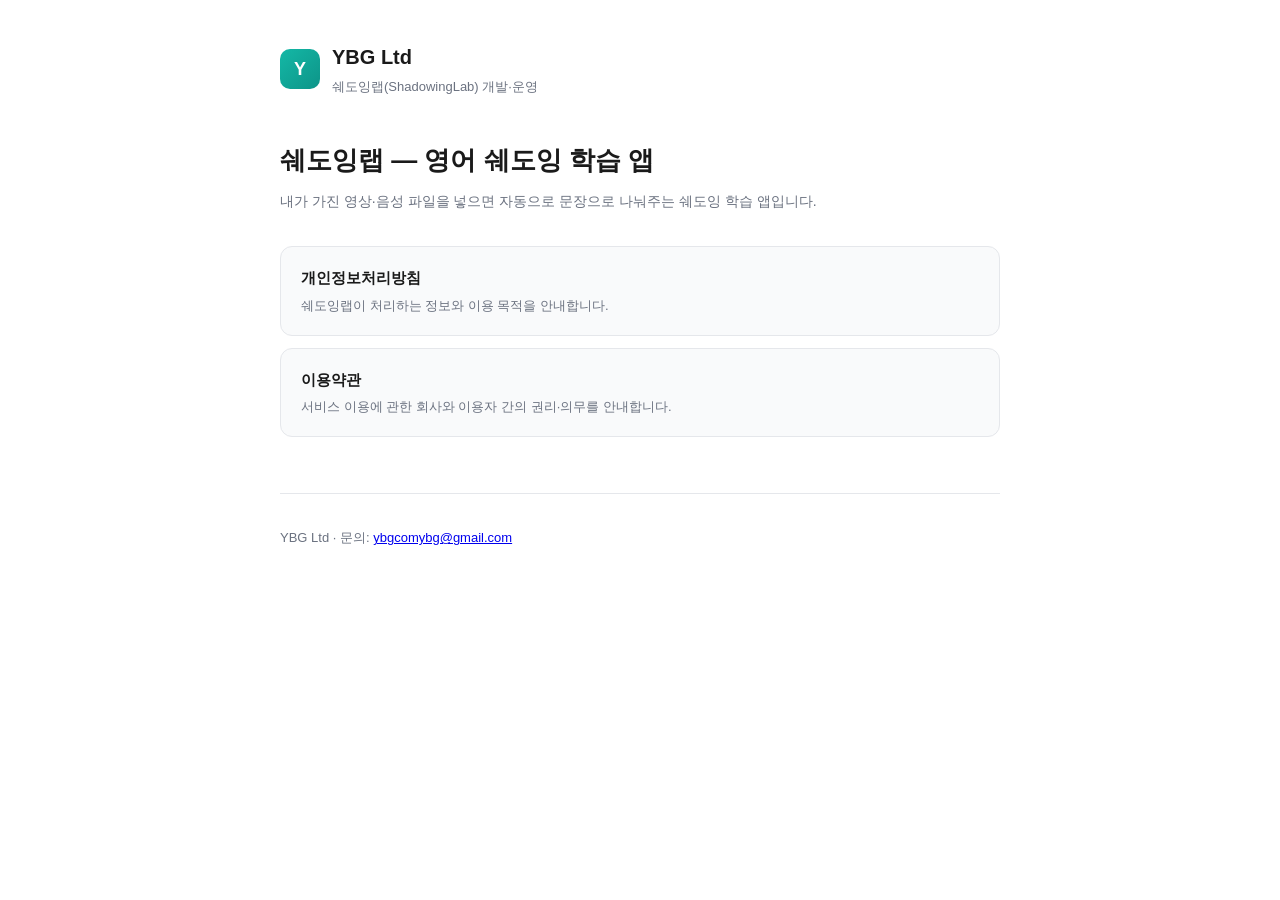
<file: index.html>
<!doctype html>
<html lang="ko">
<head>
<meta charset="utf-8">
<meta name="viewport" content="width=device-width, initial-scale=1">
<title>YBG Ltd — 쉐도잉랩</title>
<meta name="description" content="YBG Ltd에서 개발한 영어 쉐도잉 학습 앱, 쉐도잉랩(ShadowingLab) 공식 사이트">
<link rel="stylesheet" href="styles.css">
</head>
<body>
<div class="wrap">
  <header class="site">
    <div class="logo">Y</div>
    <div>
      <h1>YBG Ltd</h1>
      <p class="company">쉐도잉랩(ShadowingLab) 개발·운영</p>
    </div>
  </header>

  <h2 class="page-title">쉐도잉랩 — 영어 쉐도잉 학습 앱</h2>
  <p class="subtitle">내가 가진 영상·음성 파일을 넣으면 자동으로 문장으로 나눠주는 쉐도잉 학습 앱입니다.</p>

  <div class="card-grid">
    <a class="card" href="privacy.html">
      <div class="t">개인정보처리방침</div>
      <div class="d">쉐도잉랩이 처리하는 정보와 이용 목적을 안내합니다.</div>
    </a>
    <a class="card" href="terms.html">
      <div class="t">이용약관</div>
      <div class="d">서비스 이용에 관한 회사와 이용자 간의 권리·의무를 안내합니다.</div>
    </a>
  </div>

  <footer class="site">
    <p>YBG Ltd · 문의: <a href="mailto:ybgcomybg@gmail.com">ybgcomybg@gmail.com</a></p>
  </footer>
</div>
</body>
</html>
</file>
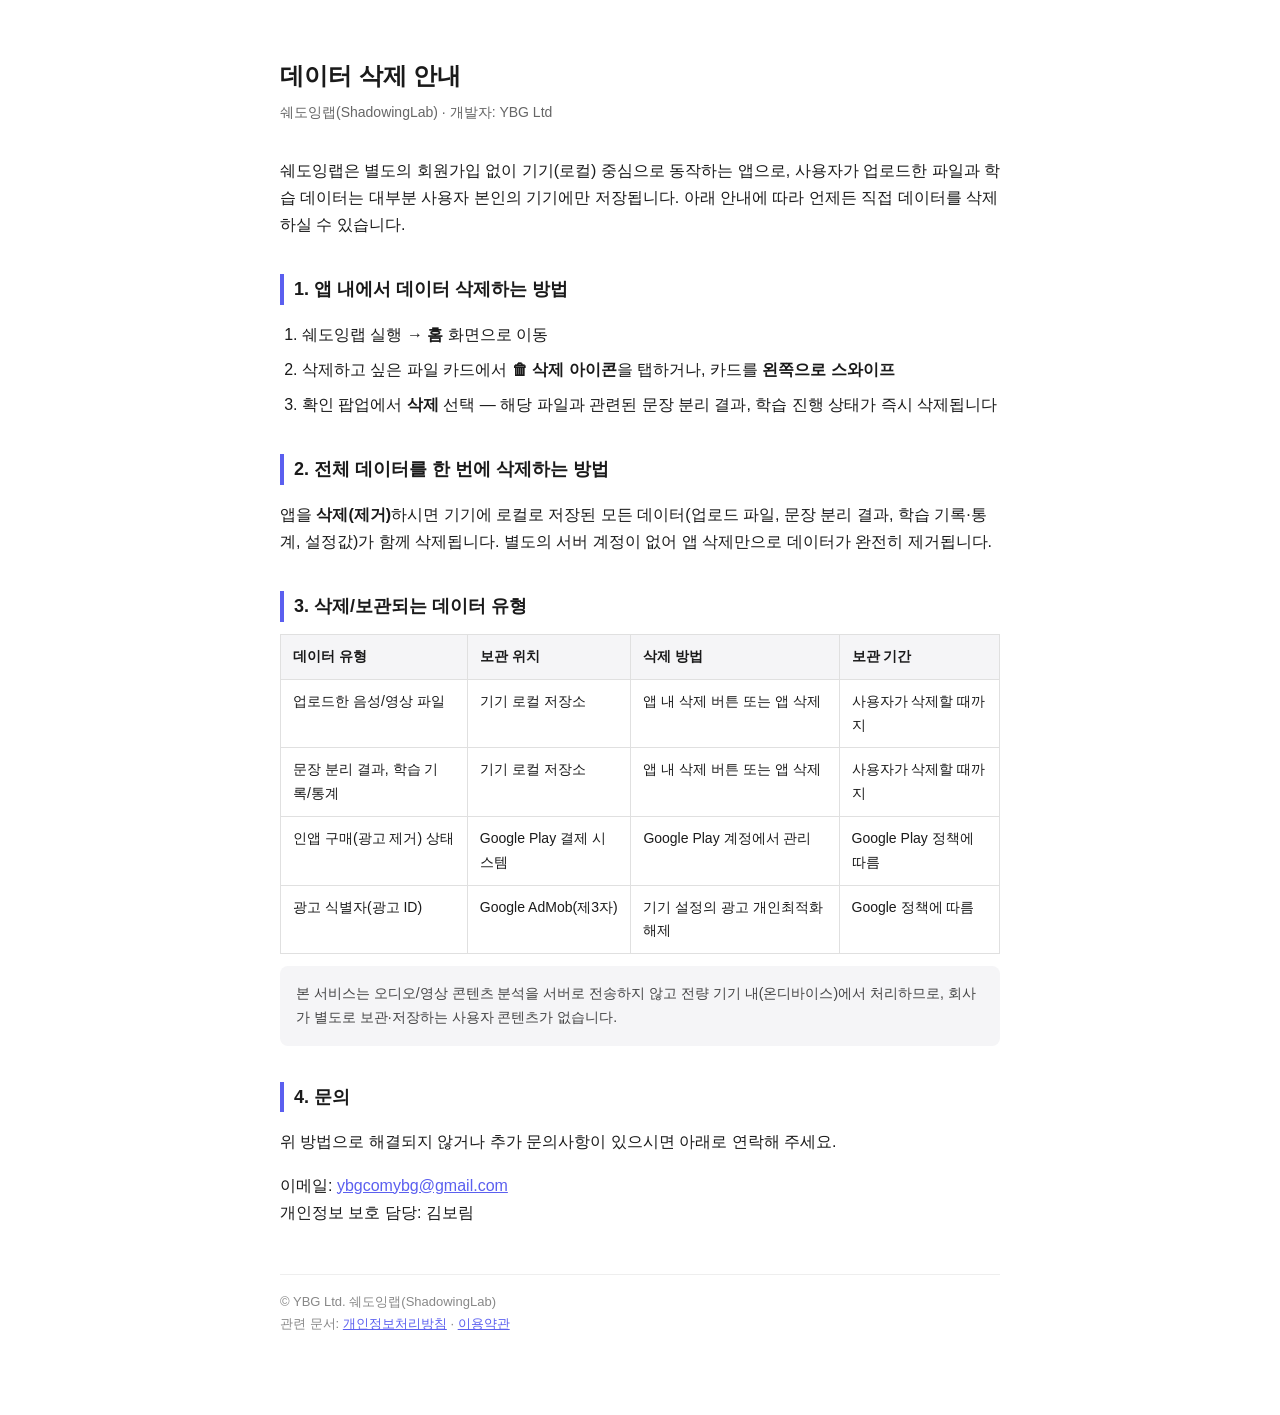
<file: data-deletion.html>
<!DOCTYPE html>
<html lang="ko">
<head>
<meta charset="UTF-8">
<meta name="viewport" content="width=device-width, initial-scale=1.0">
<title>데이터 삭제 안내 - 쉐도잉랩(ShadowingLab)</title>
<style>
  body {
    font-family: -apple-system, BlinkMacSystemFont, "Malgun Gothic", "Apple SD Gothic Neo", sans-serif;
    max-width: 720px;
    margin: 0 auto;
    padding: 40px 20px 80px;
    line-height: 1.7;
    color: #1a1a1a;
    background: #ffffff;
  }
  h1 {
    font-size: 24px;
    margin-bottom: 4px;
  }
  .subtitle {
    color: #666;
    font-size: 14px;
    margin-bottom: 32px;
  }
  h2 {
    font-size: 18px;
    margin-top: 36px;
    margin-bottom: 12px;
    border-left: 4px solid #5B5FEF;
    padding-left: 10px;
  }
  ol, ul {
    padding-left: 22px;
  }
  li {
    margin-bottom: 8px;
  }
  table {
    width: 100%;
    border-collapse: collapse;
    margin-top: 8px;
    font-size: 14px;
  }
  th, td {
    border: 1px solid #e0e0e0;
    padding: 10px 12px;
    text-align: left;
    vertical-align: top;
  }
  th {
    background: #f5f5f7;
    font-weight: 600;
  }
  .note {
    background: #f5f5f7;
    border-radius: 8px;
    padding: 16px;
    font-size: 14px;
    color: #444;
    margin-top: 12px;
  }
  a { color: #5B5FEF; }
  footer {
    margin-top: 48px;
    font-size: 13px;
    color: #888;
    border-top: 1px solid #eee;
    padding-top: 16px;
  }
</style>
</head>
<body>

<h1>데이터 삭제 안내</h1>
<div class="subtitle">쉐도잉랩(ShadowingLab) · 개발자: YBG Ltd</div>

<p>쉐도잉랩은 별도의 회원가입 없이 기기(로컬) 중심으로 동작하는 앱으로, 사용자가 업로드한 파일과 학습 데이터는 대부분 사용자 본인의 기기에만 저장됩니다. 아래 안내에 따라 언제든 직접 데이터를 삭제하실 수 있습니다.</p>

<h2>1. 앱 내에서 데이터 삭제하는 방법</h2>
<ol>
  <li>쉐도잉랩 실행 → <strong>홈</strong> 화면으로 이동</li>
  <li>삭제하고 싶은 파일 카드에서 <strong>🗑 삭제 아이콘</strong>을 탭하거나, 카드를 <strong>왼쪽으로 스와이프</strong></li>
  <li>확인 팝업에서 <strong>삭제</strong> 선택 — 해당 파일과 관련된 문장 분리 결과, 학습 진행 상태가 즉시 삭제됩니다</li>
</ol>

<h2>2. 전체 데이터를 한 번에 삭제하는 방법</h2>
<p>앱을 <strong>삭제(제거)</strong>하시면 기기에 로컬로 저장된 모든 데이터(업로드 파일, 문장 분리 결과, 학습 기록·통계, 설정값)가 함께 삭제됩니다. 별도의 서버 계정이 없어 앱 삭제만으로 데이터가 완전히 제거됩니다.</p>

<h2>3. 삭제/보관되는 데이터 유형</h2>
<table>
  <tr><th>데이터 유형</th><th>보관 위치</th><th>삭제 방법</th><th>보관 기간</th></tr>
  <tr><td>업로드한 음성/영상 파일</td><td>기기 로컬 저장소</td><td>앱 내 삭제 버튼 또는 앱 삭제</td><td>사용자가 삭제할 때까지</td></tr>
  <tr><td>문장 분리 결과, 학습 기록/통계</td><td>기기 로컬 저장소</td><td>앱 내 삭제 버튼 또는 앱 삭제</td><td>사용자가 삭제할 때까지</td></tr>
  <tr><td>인앱 구매(광고 제거) 상태</td><td>Google Play 결제 시스템</td><td>Google Play 계정에서 관리</td><td>Google Play 정책에 따름</td></tr>
  <tr><td>광고 식별자(광고 ID)</td><td>Google AdMob(제3자)</td><td>기기 설정의 광고 개인최적화 해제</td><td>Google 정책에 따름</td></tr>
</table>
<div class="note">
  본 서비스는 오디오/영상 콘텐츠 분석을 서버로 전송하지 않고 전량 기기 내(온디바이스)에서 처리하므로, 회사가 별도로 보관·저장하는 사용자 콘텐츠가 없습니다.
</div>

<h2>4. 문의</h2>
<p>위 방법으로 해결되지 않거나 추가 문의사항이 있으시면 아래로 연락해 주세요.</p>
<p>이메일: <a href="mailto:ybgcomybg@gmail.com">ybgcomybg@gmail.com</a><br>
개인정보 보호 담당: 김보림</p>

<footer>
  © YBG Ltd. 쉐도잉랩(ShadowingLab)<br>
  관련 문서: <a href="/privacy.html">개인정보처리방침</a> · <a href="/terms.html">이용약관</a>
</footer>

</body>
</html>
</file>
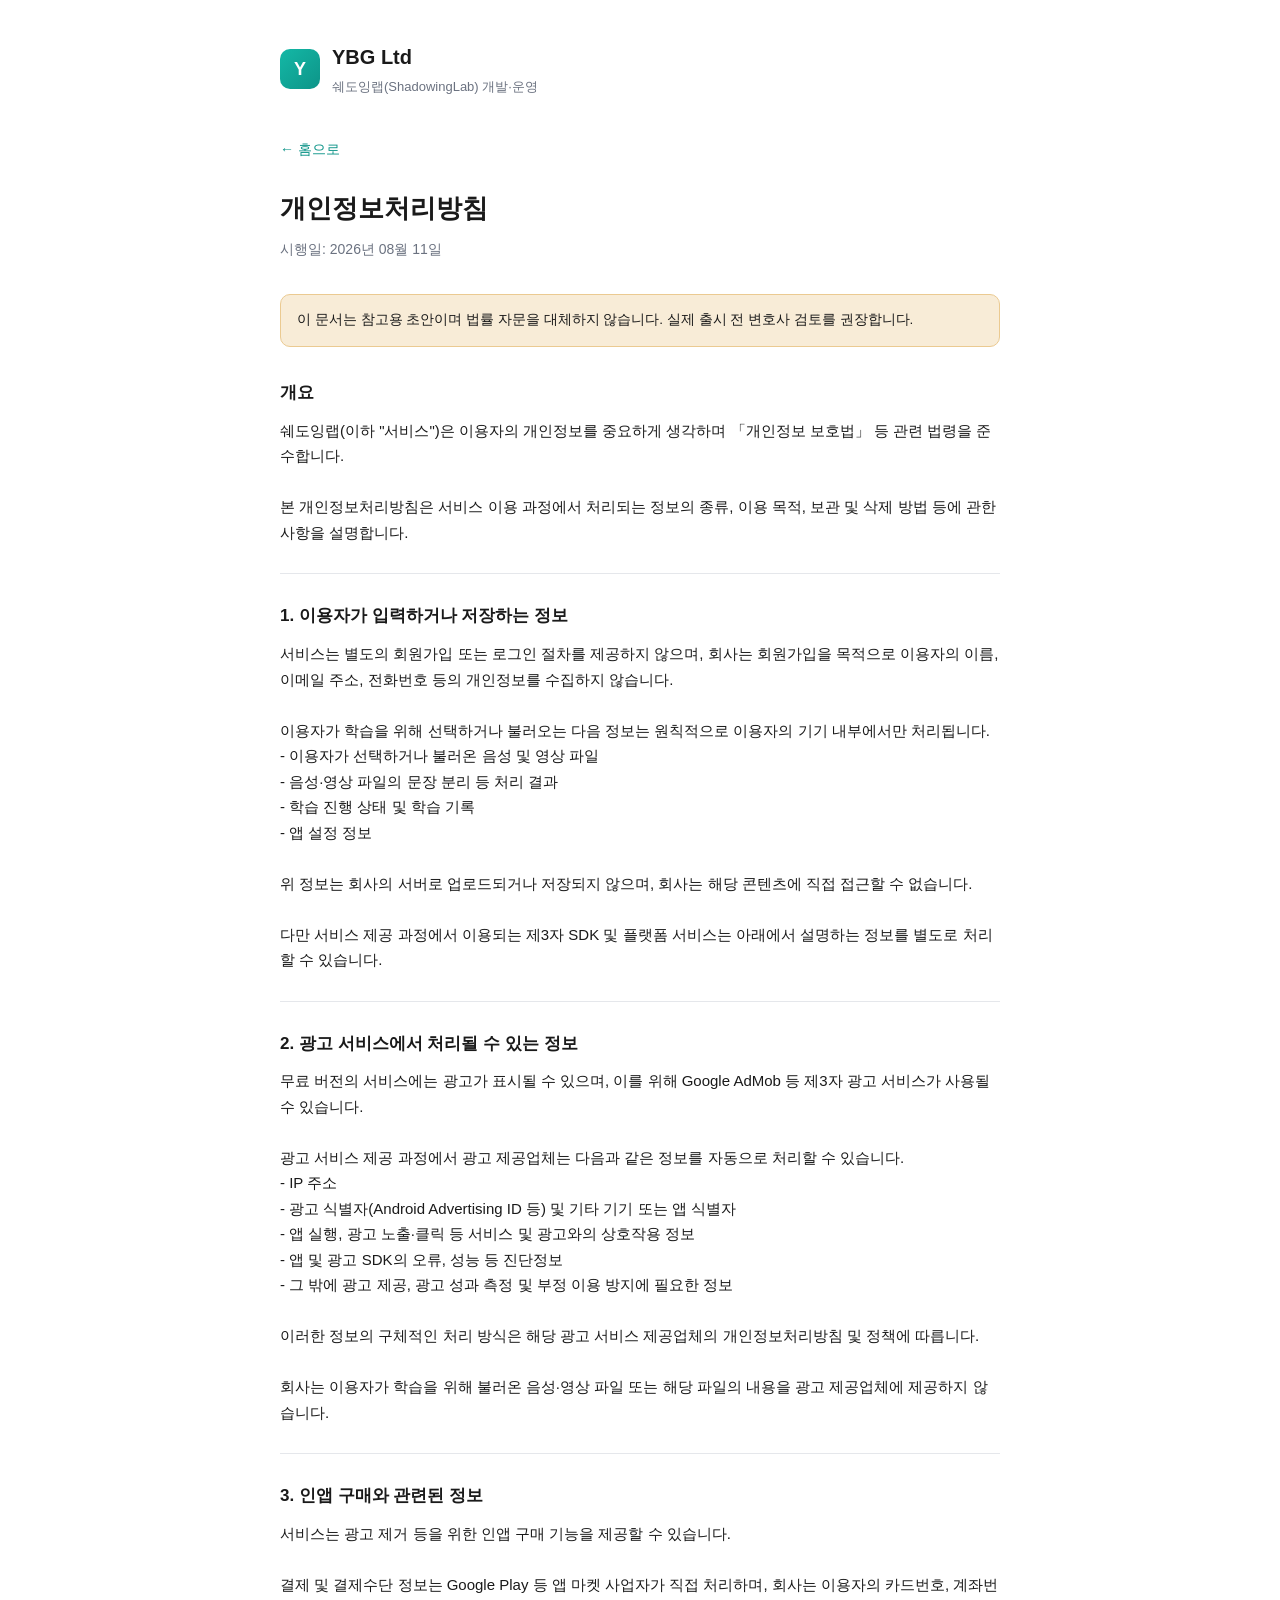
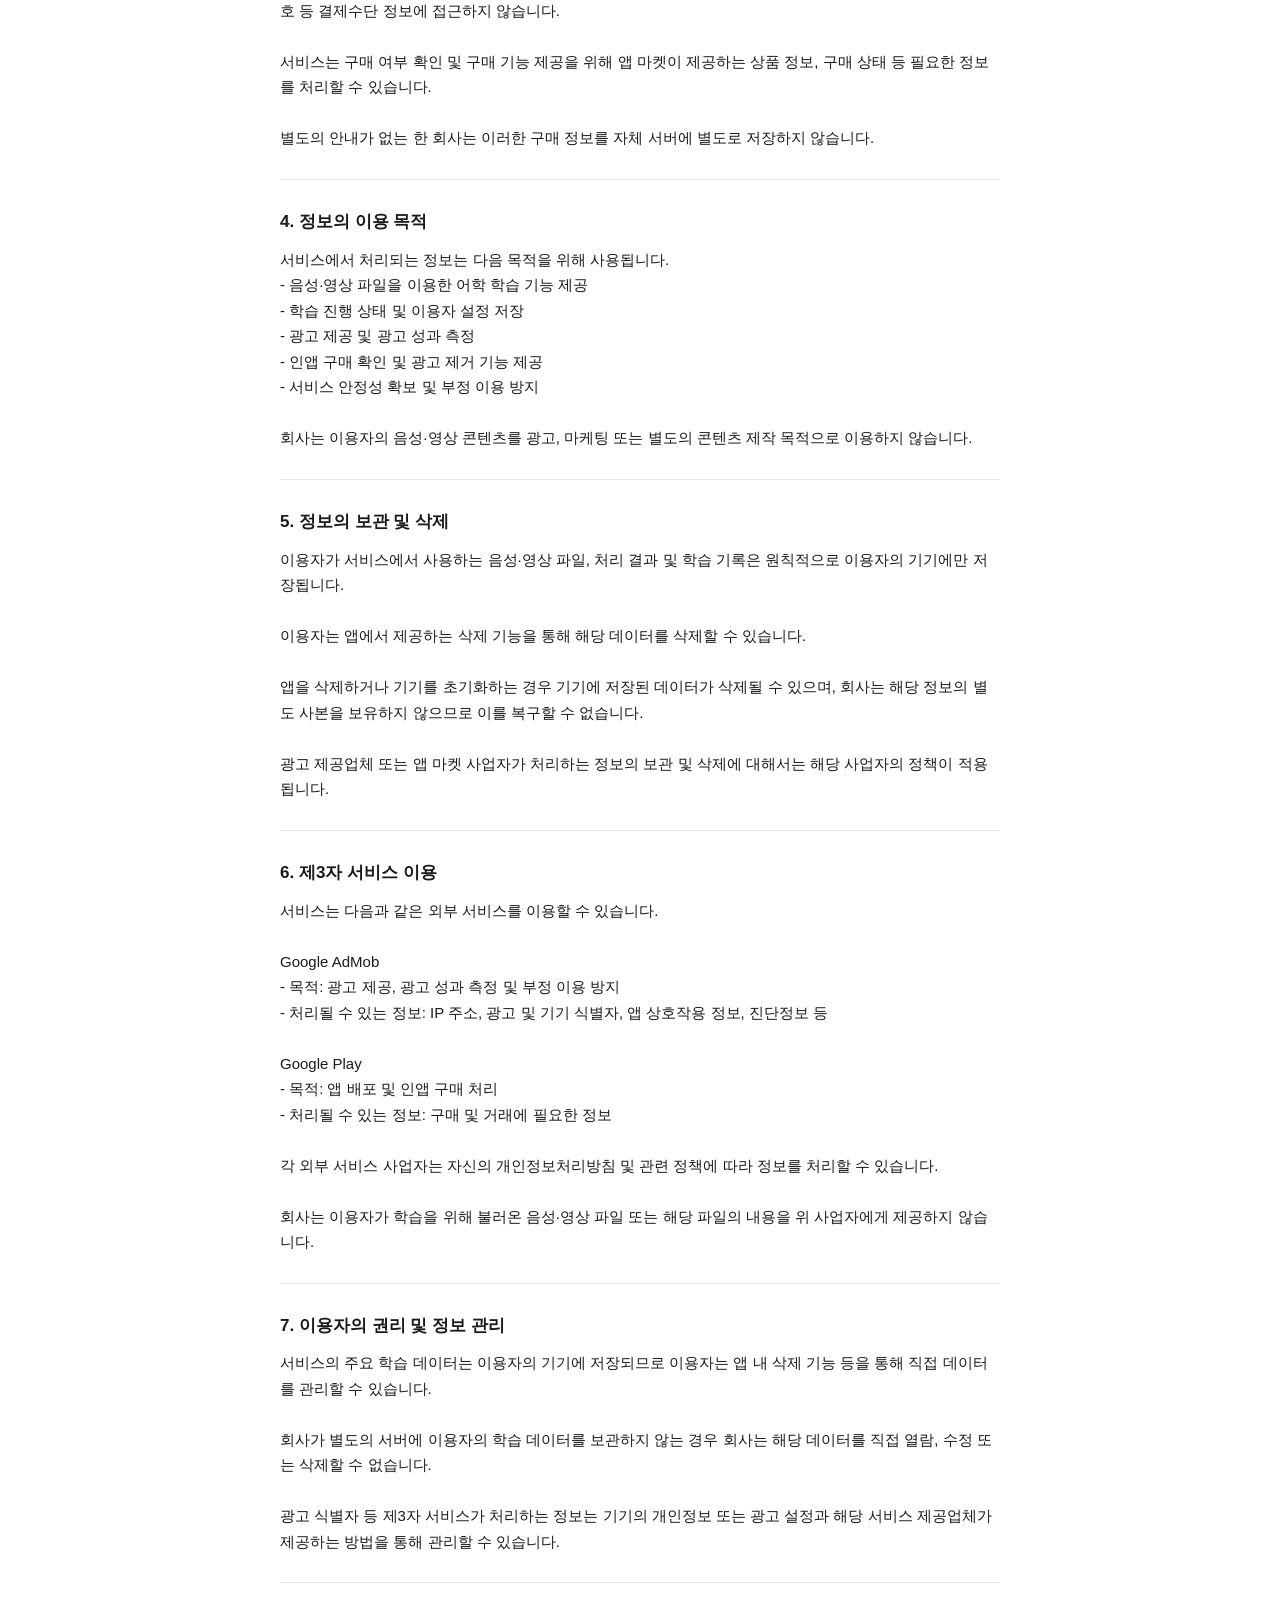
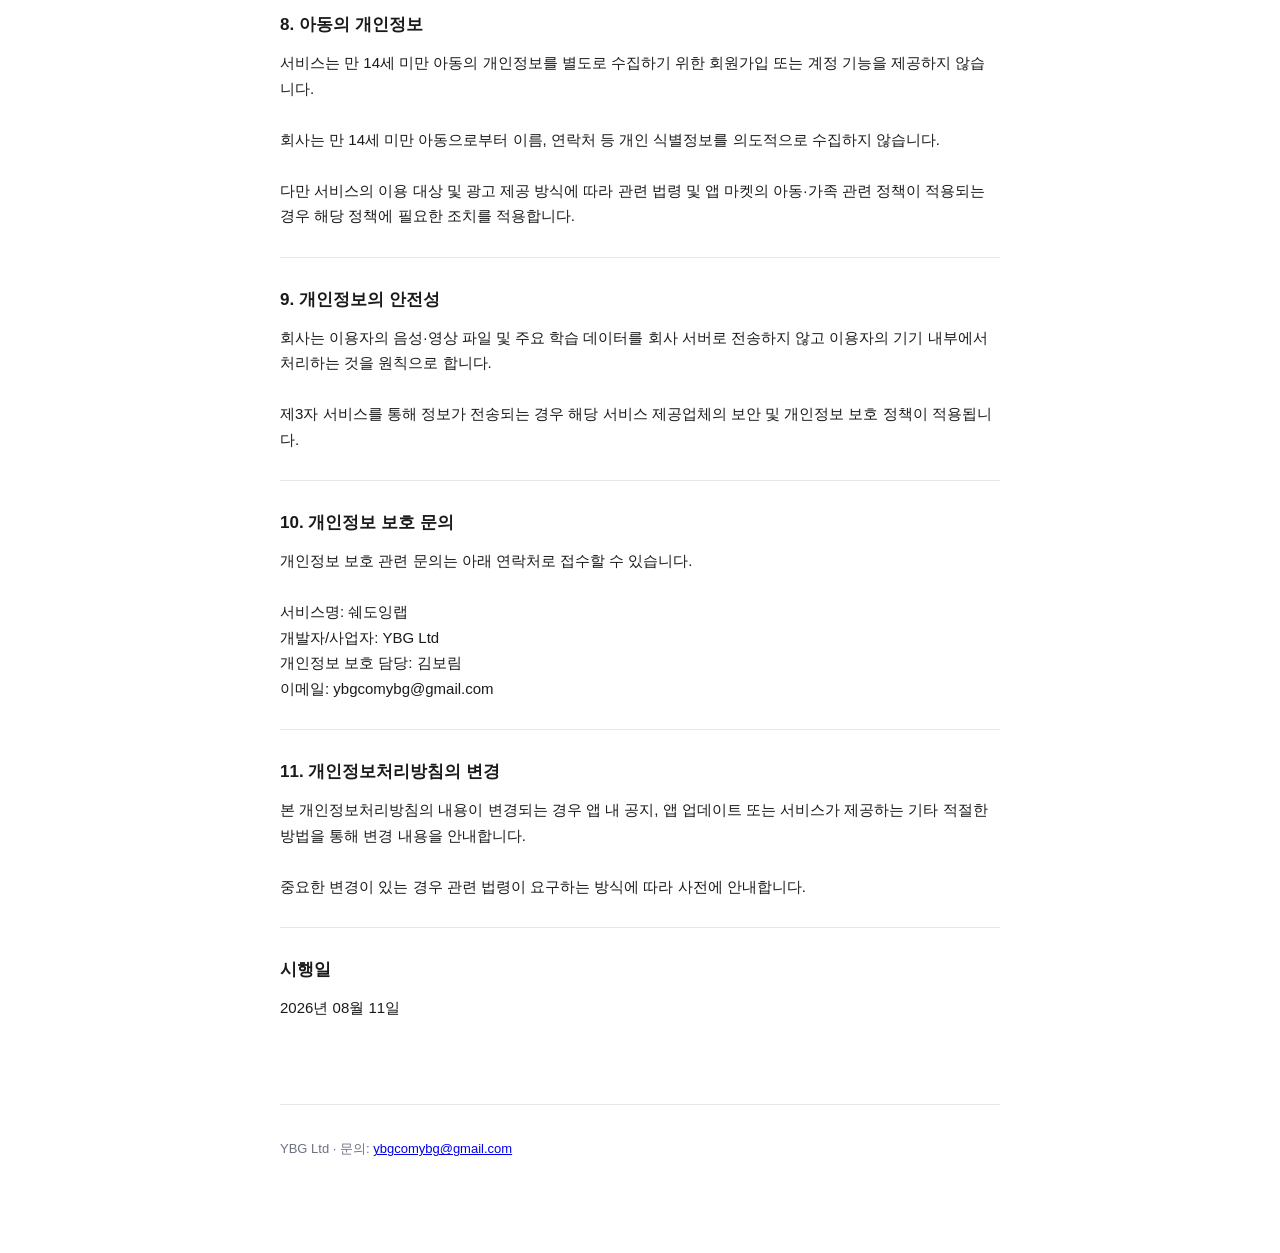
<file: privacy.html>
<!doctype html>
<html lang="ko">
<head>
<meta charset="utf-8">
<meta name="viewport" content="width=device-width, initial-scale=1">
<title>개인정보처리방침 — 쉐도잉랩 (YBG Ltd)</title>
<link rel="stylesheet" href="styles.css">
</head>
<body>
<div class="wrap">
  <header class="site">
    <div class="logo">Y</div>
    <div>
      <h1>YBG Ltd</h1>
      <p class="company">쉐도잉랩(ShadowingLab) 개발·운영</p>
    </div>
  </header>

  <nav class="crumbs"><a href="index.html">← 홈으로</a></nav>

  <h2 class="page-title">개인정보처리방침</h2>
  <p class="subtitle">시행일: 2026년 08월 11일</p>

  <div class="disclaimer">이 문서는 참고용 초안이며 법률 자문을 대체하지 않습니다. 실제 출시 전 변호사 검토를 권장합니다.</div>

  <section class="legal">
    <h3>개요</h3>
    <div class="body">쉐도잉랩(이하 "서비스")은 이용자의 개인정보를 중요하게 생각하며 「개인정보 보호법」 등 관련 법령을 준수합니다.

본 개인정보처리방침은 서비스 이용 과정에서 처리되는 정보의 종류, 이용 목적, 보관 및 삭제 방법 등에 관한 사항을 설명합니다.</div>
  </section>

  <section class="legal">
    <h3>1. 이용자가 입력하거나 저장하는 정보</h3>
    <div class="body">서비스는 별도의 회원가입 또는 로그인 절차를 제공하지 않으며, 회사는 회원가입을 목적으로 이용자의 이름, 이메일 주소, 전화번호 등의 개인정보를 수집하지 않습니다.

이용자가 학습을 위해 선택하거나 불러오는 다음 정보는 원칙적으로 이용자의 기기 내부에서만 처리됩니다.
- 이용자가 선택하거나 불러온 음성 및 영상 파일
- 음성·영상 파일의 문장 분리 등 처리 결과
- 학습 진행 상태 및 학습 기록
- 앱 설정 정보

위 정보는 회사의 서버로 업로드되거나 저장되지 않으며, 회사는 해당 콘텐츠에 직접 접근할 수 없습니다.

다만 서비스 제공 과정에서 이용되는 제3자 SDK 및 플랫폼 서비스는 아래에서 설명하는 정보를 별도로 처리할 수 있습니다.</div>
  </section>

  <section class="legal">
    <h3>2. 광고 서비스에서 처리될 수 있는 정보</h3>
    <div class="body">무료 버전의 서비스에는 광고가 표시될 수 있으며, 이를 위해 Google AdMob 등 제3자 광고 서비스가 사용될 수 있습니다.

광고 서비스 제공 과정에서 광고 제공업체는 다음과 같은 정보를 자동으로 처리할 수 있습니다.
- IP 주소
- 광고 식별자(Android Advertising ID 등) 및 기타 기기 또는 앱 식별자
- 앱 실행, 광고 노출·클릭 등 서비스 및 광고와의 상호작용 정보
- 앱 및 광고 SDK의 오류, 성능 등 진단정보
- 그 밖에 광고 제공, 광고 성과 측정 및 부정 이용 방지에 필요한 정보

이러한 정보의 구체적인 처리 방식은 해당 광고 서비스 제공업체의 개인정보처리방침 및 정책에 따릅니다.

회사는 이용자가 학습을 위해 불러온 음성·영상 파일 또는 해당 파일의 내용을 광고 제공업체에 제공하지 않습니다.</div>
  </section>

  <section class="legal">
    <h3>3. 인앱 구매와 관련된 정보</h3>
    <div class="body">서비스는 광고 제거 등을 위한 인앱 구매 기능을 제공할 수 있습니다.

결제 및 결제수단 정보는 Google Play 등 앱 마켓 사업자가 직접 처리하며, 회사는 이용자의 카드번호, 계좌번호 등 결제수단 정보에 접근하지 않습니다.

서비스는 구매 여부 확인 및 구매 기능 제공을 위해 앱 마켓이 제공하는 상품 정보, 구매 상태 등 필요한 정보를 처리할 수 있습니다.

별도의 안내가 없는 한 회사는 이러한 구매 정보를 자체 서버에 별도로 저장하지 않습니다.</div>
  </section>

  <section class="legal">
    <h3>4. 정보의 이용 목적</h3>
    <div class="body">서비스에서 처리되는 정보는 다음 목적을 위해 사용됩니다.
- 음성·영상 파일을 이용한 어학 학습 기능 제공
- 학습 진행 상태 및 이용자 설정 저장
- 광고 제공 및 광고 성과 측정
- 인앱 구매 확인 및 광고 제거 기능 제공
- 서비스 안정성 확보 및 부정 이용 방지

회사는 이용자의 음성·영상 콘텐츠를 광고, 마케팅 또는 별도의 콘텐츠 제작 목적으로 이용하지 않습니다.</div>
  </section>

  <section class="legal">
    <h3>5. 정보의 보관 및 삭제</h3>
    <div class="body">이용자가 서비스에서 사용하는 음성·영상 파일, 처리 결과 및 학습 기록은 원칙적으로 이용자의 기기에만 저장됩니다.

이용자는 앱에서 제공하는 삭제 기능을 통해 해당 데이터를 삭제할 수 있습니다.

앱을 삭제하거나 기기를 초기화하는 경우 기기에 저장된 데이터가 삭제될 수 있으며, 회사는 해당 정보의 별도 사본을 보유하지 않으므로 이를 복구할 수 없습니다.

광고 제공업체 또는 앱 마켓 사업자가 처리하는 정보의 보관 및 삭제에 대해서는 해당 사업자의 정책이 적용됩니다.</div>
  </section>

  <section class="legal">
    <h3>6. 제3자 서비스 이용</h3>
    <div class="body">서비스는 다음과 같은 외부 서비스를 이용할 수 있습니다.

Google AdMob
- 목적: 광고 제공, 광고 성과 측정 및 부정 이용 방지
- 처리될 수 있는 정보: IP 주소, 광고 및 기기 식별자, 앱 상호작용 정보, 진단정보 등

Google Play
- 목적: 앱 배포 및 인앱 구매 처리
- 처리될 수 있는 정보: 구매 및 거래에 필요한 정보

각 외부 서비스 사업자는 자신의 개인정보처리방침 및 관련 정책에 따라 정보를 처리할 수 있습니다.

회사는 이용자가 학습을 위해 불러온 음성·영상 파일 또는 해당 파일의 내용을 위 사업자에게 제공하지 않습니다.</div>
  </section>

  <section class="legal">
    <h3>7. 이용자의 권리 및 정보 관리</h3>
    <div class="body">서비스의 주요 학습 데이터는 이용자의 기기에 저장되므로 이용자는 앱 내 삭제 기능 등을 통해 직접 데이터를 관리할 수 있습니다.

회사가 별도의 서버에 이용자의 학습 데이터를 보관하지 않는 경우 회사는 해당 데이터를 직접 열람, 수정 또는 삭제할 수 없습니다.

광고 식별자 등 제3자 서비스가 처리하는 정보는 기기의 개인정보 또는 광고 설정과 해당 서비스 제공업체가 제공하는 방법을 통해 관리할 수 있습니다.</div>
  </section>

  <section class="legal">
    <h3>8. 아동의 개인정보</h3>
    <div class="body">서비스는 만 14세 미만 아동의 개인정보를 별도로 수집하기 위한 회원가입 또는 계정 기능을 제공하지 않습니다.

회사는 만 14세 미만 아동으로부터 이름, 연락처 등 개인 식별정보를 의도적으로 수집하지 않습니다.

다만 서비스의 이용 대상 및 광고 제공 방식에 따라 관련 법령 및 앱 마켓의 아동·가족 관련 정책이 적용되는 경우 해당 정책에 필요한 조치를 적용합니다.</div>
  </section>

  <section class="legal">
    <h3>9. 개인정보의 안전성</h3>
    <div class="body">회사는 이용자의 음성·영상 파일 및 주요 학습 데이터를 회사 서버로 전송하지 않고 이용자의 기기 내부에서 처리하는 것을 원칙으로 합니다.

제3자 서비스를 통해 정보가 전송되는 경우 해당 서비스 제공업체의 보안 및 개인정보 보호 정책이 적용됩니다.</div>
  </section>

  <section class="legal">
    <h3>10. 개인정보 보호 문의</h3>
    <div class="body">개인정보 보호 관련 문의는 아래 연락처로 접수할 수 있습니다.

서비스명: 쉐도잉랩
개발자/사업자: YBG Ltd
개인정보 보호 담당: 김보림
이메일: ybgcomybg@gmail.com</div>
  </section>

  <section class="legal">
    <h3>11. 개인정보처리방침의 변경</h3>
    <div class="body">본 개인정보처리방침의 내용이 변경되는 경우 앱 내 공지, 앱 업데이트 또는 서비스가 제공하는 기타 적절한 방법을 통해 변경 내용을 안내합니다.

중요한 변경이 있는 경우 관련 법령이 요구하는 방식에 따라 사전에 안내합니다.</div>
  </section>

  <section class="legal">
    <h3>시행일</h3>
    <div class="body">2026년 08월 11일</div>
  </section>

  <footer class="site">
    <p>YBG Ltd · 문의: <a href="mailto:ybgcomybg@gmail.com">ybgcomybg@gmail.com</a></p>
  </footer>
</div>
</body>
</html>
</file>
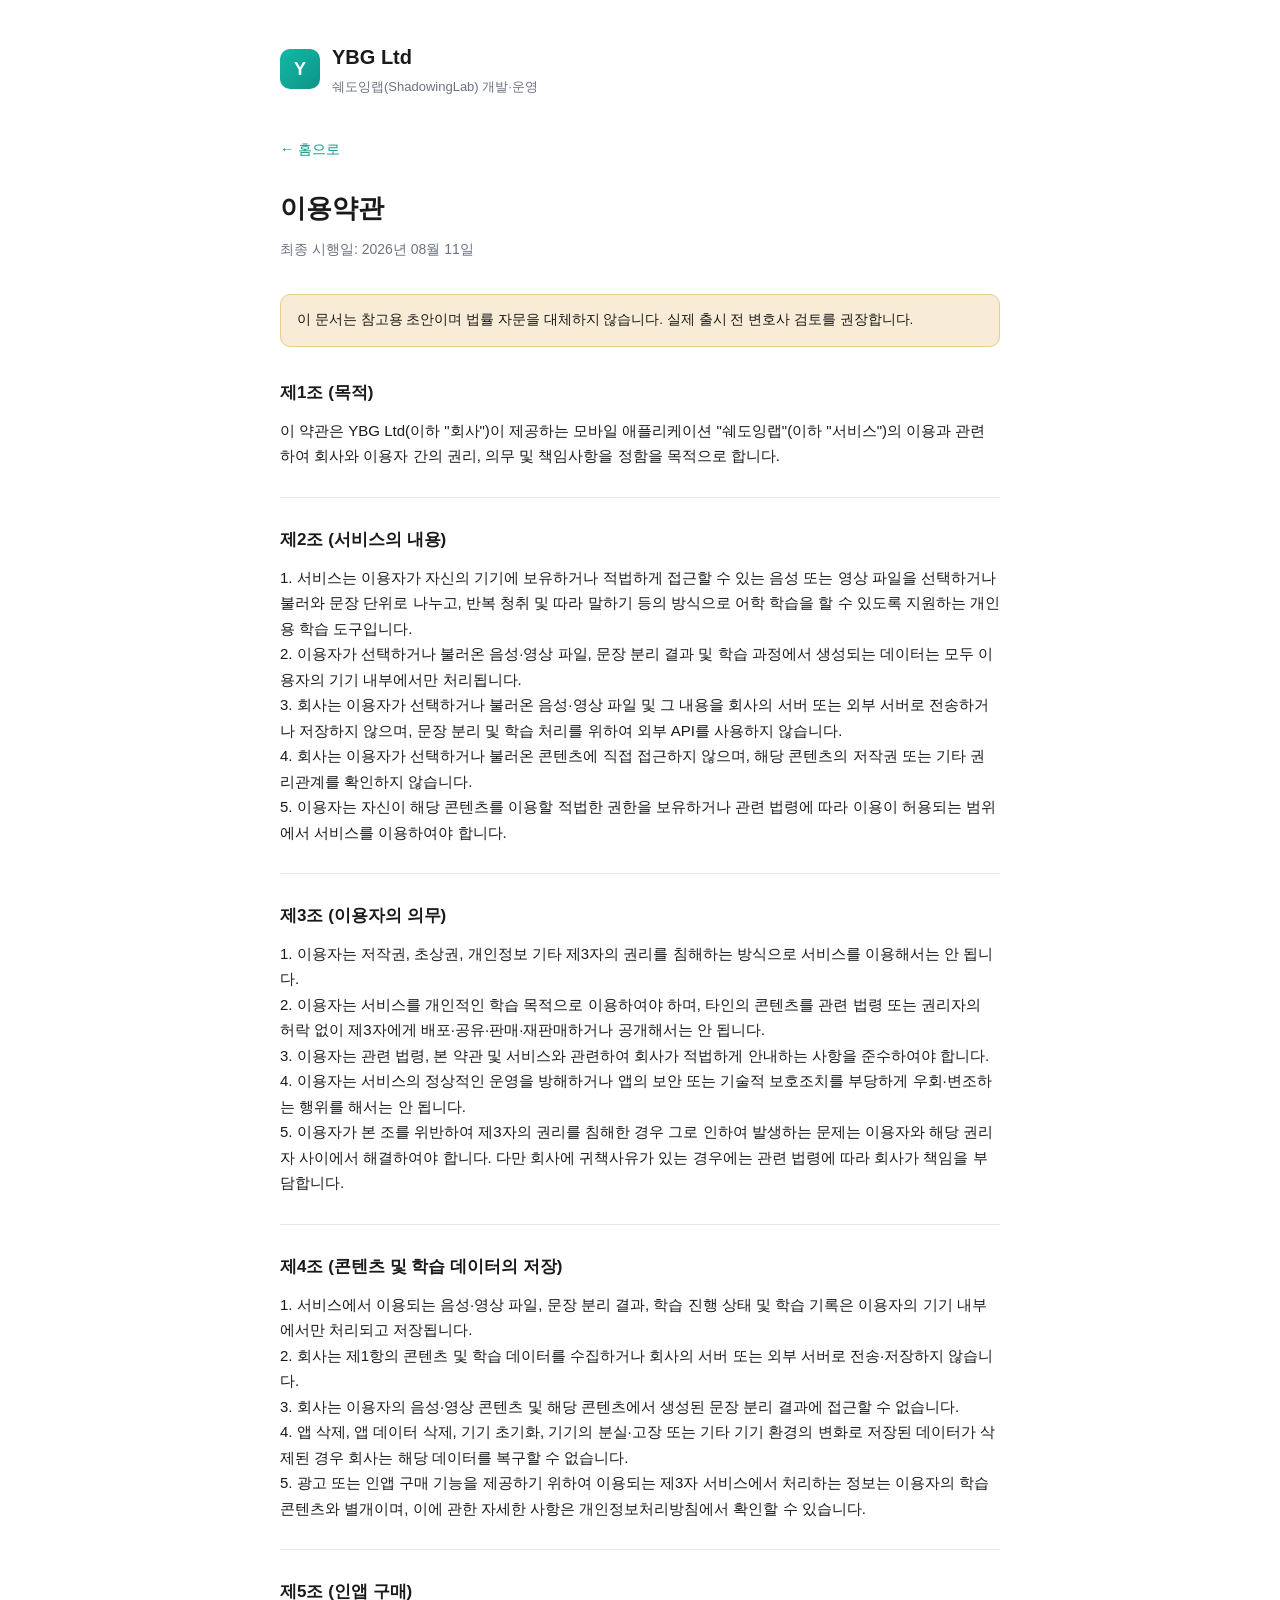
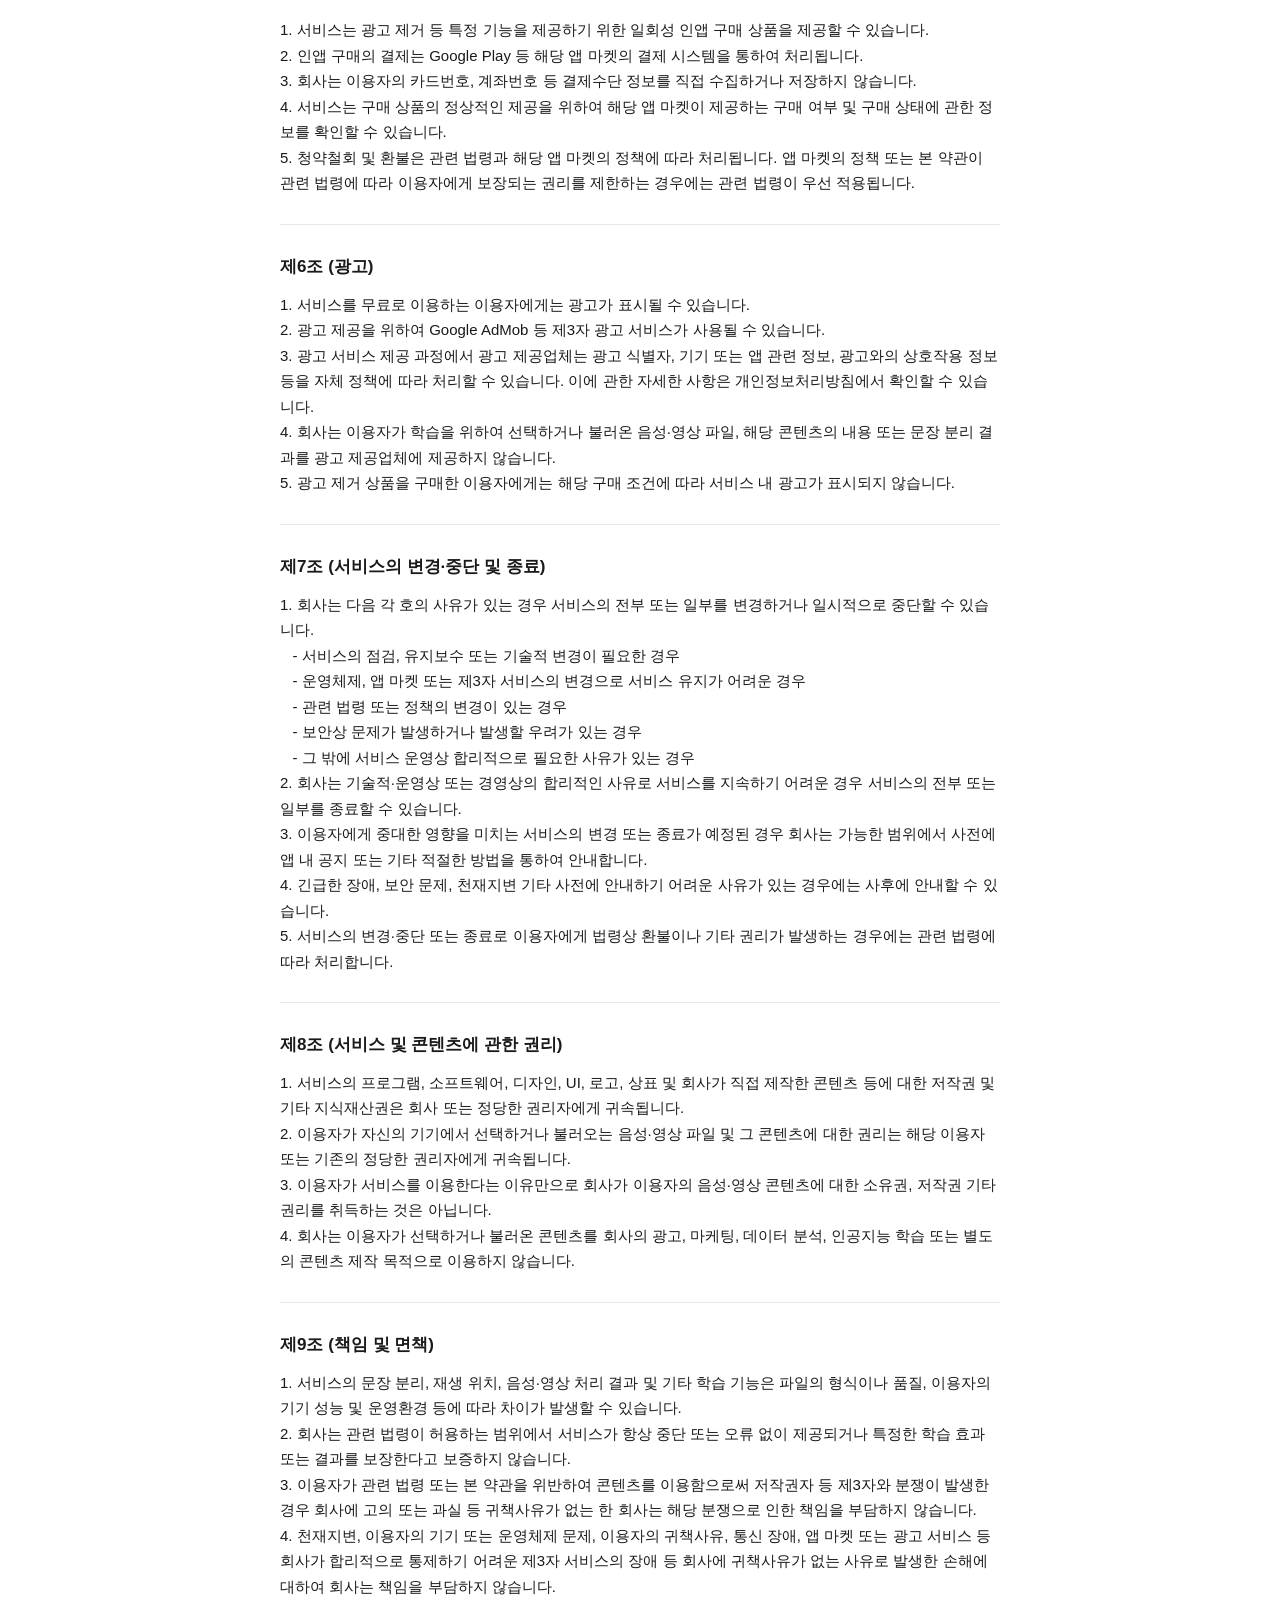
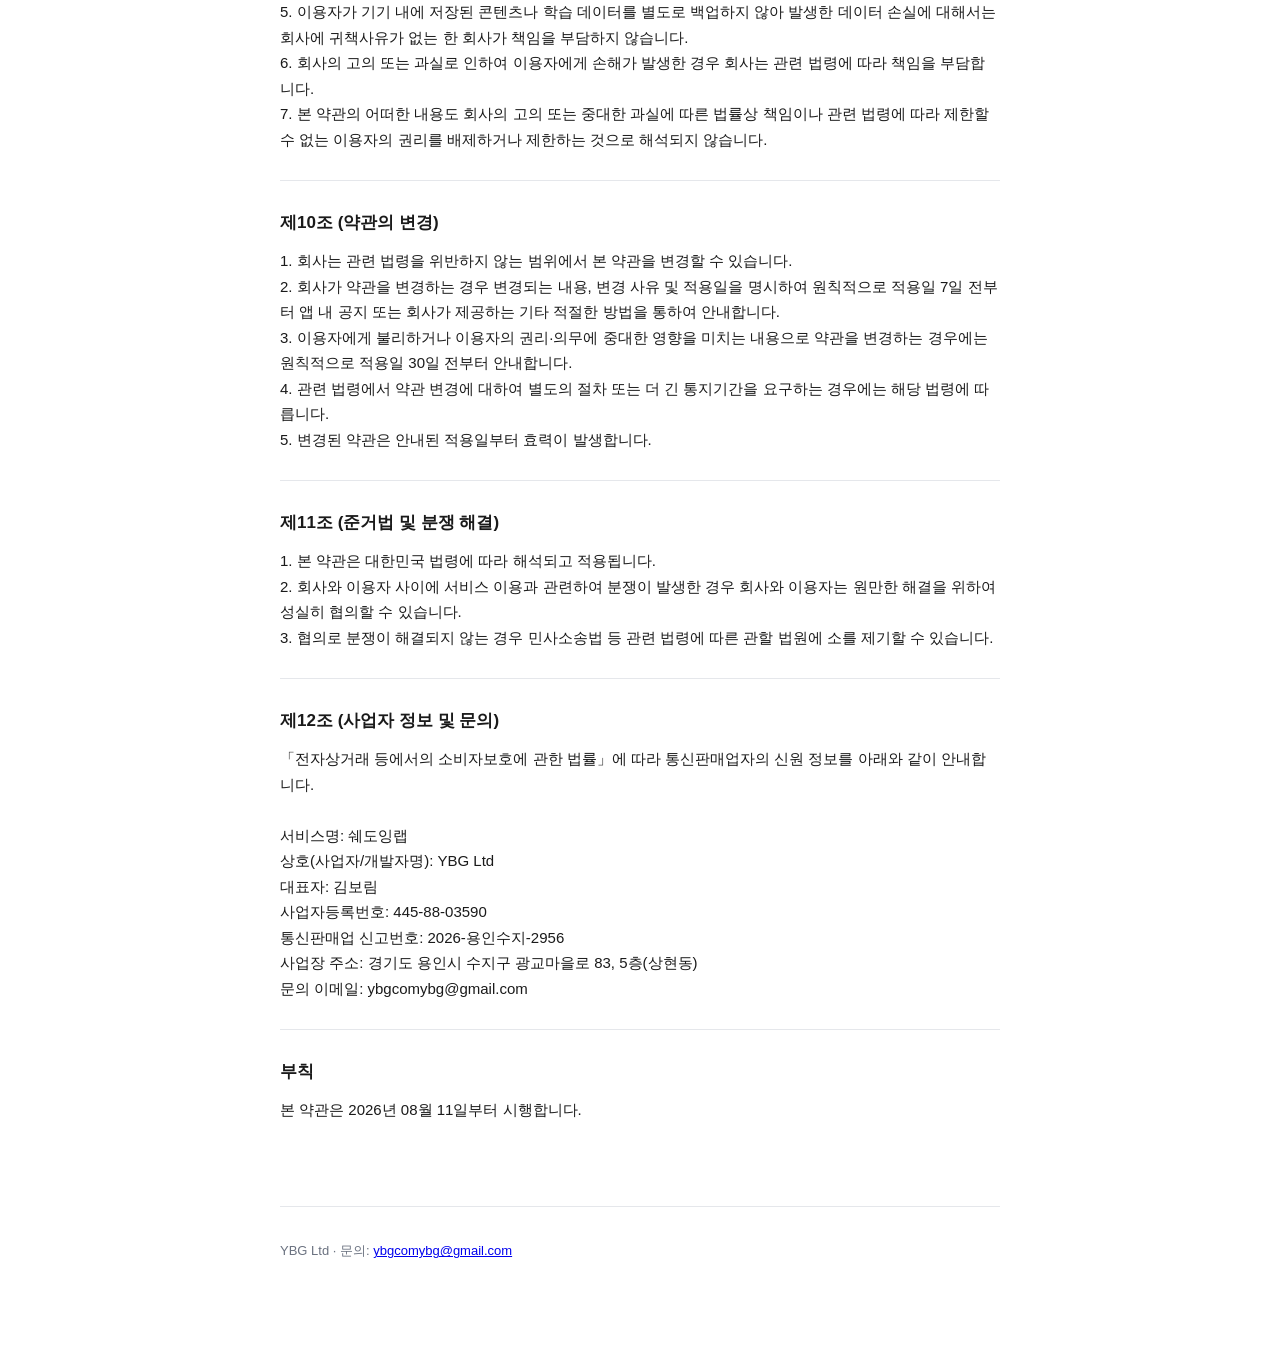
<file: terms.html>
<!doctype html>
<html lang="ko">
<head>
<meta charset="utf-8">
<meta name="viewport" content="width=device-width, initial-scale=1">
<title>이용약관 — 쉐도잉랩 (YBG Ltd)</title>
<link rel="stylesheet" href="styles.css">
</head>
<body>
<div class="wrap">
  <header class="site">
    <div class="logo">Y</div>
    <div>
      <h1>YBG Ltd</h1>
      <p class="company">쉐도잉랩(ShadowingLab) 개발·운영</p>
    </div>
  </header>

  <nav class="crumbs"><a href="index.html">← 홈으로</a></nav>

  <h2 class="page-title">이용약관</h2>
  <p class="subtitle">최종 시행일: 2026년 08월 11일</p>

  <div class="disclaimer">이 문서는 참고용 초안이며 법률 자문을 대체하지 않습니다. 실제 출시 전 변호사 검토를 권장합니다.</div>

  <section class="legal">
    <h3>제1조 (목적)</h3>
    <div class="body">이 약관은 YBG Ltd(이하 "회사")이 제공하는 모바일 애플리케이션 "쉐도잉랩"(이하 "서비스")의 이용과 관련하여 회사와 이용자 간의 권리, 의무 및 책임사항을 정함을 목적으로 합니다.</div>
  </section>

  <section class="legal">
    <h3>제2조 (서비스의 내용)</h3>
    <div class="body">1. 서비스는 이용자가 자신의 기기에 보유하거나 적법하게 접근할 수 있는 음성 또는 영상 파일을 선택하거나 불러와 문장 단위로 나누고, 반복 청취 및 따라 말하기 등의 방식으로 어학 학습을 할 수 있도록 지원하는 개인용 학습 도구입니다.
2. 이용자가 선택하거나 불러온 음성·영상 파일, 문장 분리 결과 및 학습 과정에서 생성되는 데이터는 모두 이용자의 기기 내부에서만 처리됩니다.
3. 회사는 이용자가 선택하거나 불러온 음성·영상 파일 및 그 내용을 회사의 서버 또는 외부 서버로 전송하거나 저장하지 않으며, 문장 분리 및 학습 처리를 위하여 외부 API를 사용하지 않습니다.
4. 회사는 이용자가 선택하거나 불러온 콘텐츠에 직접 접근하지 않으며, 해당 콘텐츠의 저작권 또는 기타 권리관계를 확인하지 않습니다.
5. 이용자는 자신이 해당 콘텐츠를 이용할 적법한 권한을 보유하거나 관련 법령에 따라 이용이 허용되는 범위에서 서비스를 이용하여야 합니다.</div>
  </section>

  <section class="legal">
    <h3>제3조 (이용자의 의무)</h3>
    <div class="body">1. 이용자는 저작권, 초상권, 개인정보 기타 제3자의 권리를 침해하는 방식으로 서비스를 이용해서는 안 됩니다.
2. 이용자는 서비스를 개인적인 학습 목적으로 이용하여야 하며, 타인의 콘텐츠를 관련 법령 또는 권리자의 허락 없이 제3자에게 배포·공유·판매·재판매하거나 공개해서는 안 됩니다.
3. 이용자는 관련 법령, 본 약관 및 서비스와 관련하여 회사가 적법하게 안내하는 사항을 준수하여야 합니다.
4. 이용자는 서비스의 정상적인 운영을 방해하거나 앱의 보안 또는 기술적 보호조치를 부당하게 우회·변조하는 행위를 해서는 안 됩니다.
5. 이용자가 본 조를 위반하여 제3자의 권리를 침해한 경우 그로 인하여 발생하는 문제는 이용자와 해당 권리자 사이에서 해결하여야 합니다. 다만 회사에 귀책사유가 있는 경우에는 관련 법령에 따라 회사가 책임을 부담합니다.</div>
  </section>

  <section class="legal">
    <h3>제4조 (콘텐츠 및 학습 데이터의 저장)</h3>
    <div class="body">1. 서비스에서 이용되는 음성·영상 파일, 문장 분리 결과, 학습 진행 상태 및 학습 기록은 이용자의 기기 내부에서만 처리되고 저장됩니다.
2. 회사는 제1항의 콘텐츠 및 학습 데이터를 수집하거나 회사의 서버 또는 외부 서버로 전송·저장하지 않습니다.
3. 회사는 이용자의 음성·영상 콘텐츠 및 해당 콘텐츠에서 생성된 문장 분리 결과에 접근할 수 없습니다.
4. 앱 삭제, 앱 데이터 삭제, 기기 초기화, 기기의 분실·고장 또는 기타 기기 환경의 변화로 저장된 데이터가 삭제된 경우 회사는 해당 데이터를 복구할 수 없습니다.
5. 광고 또는 인앱 구매 기능을 제공하기 위하여 이용되는 제3자 서비스에서 처리하는 정보는 이용자의 학습 콘텐츠와 별개이며, 이에 관한 자세한 사항은 개인정보처리방침에서 확인할 수 있습니다.</div>
  </section>

  <section class="legal">
    <h3>제5조 (인앱 구매)</h3>
    <div class="body">1. 서비스는 광고 제거 등 특정 기능을 제공하기 위한 일회성 인앱 구매 상품을 제공할 수 있습니다.
2. 인앱 구매의 결제는 Google Play 등 해당 앱 마켓의 결제 시스템을 통하여 처리됩니다.
3. 회사는 이용자의 카드번호, 계좌번호 등 결제수단 정보를 직접 수집하거나 저장하지 않습니다.
4. 서비스는 구매 상품의 정상적인 제공을 위하여 해당 앱 마켓이 제공하는 구매 여부 및 구매 상태에 관한 정보를 확인할 수 있습니다.
5. 청약철회 및 환불은 관련 법령과 해당 앱 마켓의 정책에 따라 처리됩니다. 앱 마켓의 정책 또는 본 약관이 관련 법령에 따라 이용자에게 보장되는 권리를 제한하는 경우에는 관련 법령이 우선 적용됩니다.</div>
  </section>

  <section class="legal">
    <h3>제6조 (광고)</h3>
    <div class="body">1. 서비스를 무료로 이용하는 이용자에게는 광고가 표시될 수 있습니다.
2. 광고 제공을 위하여 Google AdMob 등 제3자 광고 서비스가 사용될 수 있습니다.
3. 광고 서비스 제공 과정에서 광고 제공업체는 광고 식별자, 기기 또는 앱 관련 정보, 광고와의 상호작용 정보 등을 자체 정책에 따라 처리할 수 있습니다. 이에 관한 자세한 사항은 개인정보처리방침에서 확인할 수 있습니다.
4. 회사는 이용자가 학습을 위하여 선택하거나 불러온 음성·영상 파일, 해당 콘텐츠의 내용 또는 문장 분리 결과를 광고 제공업체에 제공하지 않습니다.
5. 광고 제거 상품을 구매한 이용자에게는 해당 구매 조건에 따라 서비스 내 광고가 표시되지 않습니다.</div>
  </section>

  <section class="legal">
    <h3>제7조 (서비스의 변경·중단 및 종료)</h3>
    <div class="body">1. 회사는 다음 각 호의 사유가 있는 경우 서비스의 전부 또는 일부를 변경하거나 일시적으로 중단할 수 있습니다.
   - 서비스의 점검, 유지보수 또는 기술적 변경이 필요한 경우
   - 운영체제, 앱 마켓 또는 제3자 서비스의 변경으로 서비스 유지가 어려운 경우
   - 관련 법령 또는 정책의 변경이 있는 경우
   - 보안상 문제가 발생하거나 발생할 우려가 있는 경우
   - 그 밖에 서비스 운영상 합리적으로 필요한 사유가 있는 경우
2. 회사는 기술적·운영상 또는 경영상의 합리적인 사유로 서비스를 지속하기 어려운 경우 서비스의 전부 또는 일부를 종료할 수 있습니다.
3. 이용자에게 중대한 영향을 미치는 서비스의 변경 또는 종료가 예정된 경우 회사는 가능한 범위에서 사전에 앱 내 공지 또는 기타 적절한 방법을 통하여 안내합니다.
4. 긴급한 장애, 보안 문제, 천재지변 기타 사전에 안내하기 어려운 사유가 있는 경우에는 사후에 안내할 수 있습니다.
5. 서비스의 변경·중단 또는 종료로 이용자에게 법령상 환불이나 기타 권리가 발생하는 경우에는 관련 법령에 따라 처리합니다.</div>
  </section>

  <section class="legal">
    <h3>제8조 (서비스 및 콘텐츠에 관한 권리)</h3>
    <div class="body">1. 서비스의 프로그램, 소프트웨어, 디자인, UI, 로고, 상표 및 회사가 직접 제작한 콘텐츠 등에 대한 저작권 및 기타 지식재산권은 회사 또는 정당한 권리자에게 귀속됩니다.
2. 이용자가 자신의 기기에서 선택하거나 불러오는 음성·영상 파일 및 그 콘텐츠에 대한 권리는 해당 이용자 또는 기존의 정당한 권리자에게 귀속됩니다.
3. 이용자가 서비스를 이용한다는 이유만으로 회사가 이용자의 음성·영상 콘텐츠에 대한 소유권, 저작권 기타 권리를 취득하는 것은 아닙니다.
4. 회사는 이용자가 선택하거나 불러온 콘텐츠를 회사의 광고, 마케팅, 데이터 분석, 인공지능 학습 또는 별도의 콘텐츠 제작 목적으로 이용하지 않습니다.</div>
  </section>

  <section class="legal">
    <h3>제9조 (책임 및 면책)</h3>
    <div class="body">1. 서비스의 문장 분리, 재생 위치, 음성·영상 처리 결과 및 기타 학습 기능은 파일의 형식이나 품질, 이용자의 기기 성능 및 운영환경 등에 따라 차이가 발생할 수 있습니다.
2. 회사는 관련 법령이 허용하는 범위에서 서비스가 항상 중단 또는 오류 없이 제공되거나 특정한 학습 효과 또는 결과를 보장한다고 보증하지 않습니다.
3. 이용자가 관련 법령 또는 본 약관을 위반하여 콘텐츠를 이용함으로써 저작권자 등 제3자와 분쟁이 발생한 경우 회사에 고의 또는 과실 등 귀책사유가 없는 한 회사는 해당 분쟁으로 인한 책임을 부담하지 않습니다.
4. 천재지변, 이용자의 기기 또는 운영체제 문제, 이용자의 귀책사유, 통신 장애, 앱 마켓 또는 광고 서비스 등 회사가 합리적으로 통제하기 어려운 제3자 서비스의 장애 등 회사에 귀책사유가 없는 사유로 발생한 손해에 대하여 회사는 책임을 부담하지 않습니다.
5. 이용자가 기기 내에 저장된 콘텐츠나 학습 데이터를 별도로 백업하지 않아 발생한 데이터 손실에 대해서는 회사에 귀책사유가 없는 한 회사가 책임을 부담하지 않습니다.
6. 회사의 고의 또는 과실로 인하여 이용자에게 손해가 발생한 경우 회사는 관련 법령에 따라 책임을 부담합니다.
7. 본 약관의 어떠한 내용도 회사의 고의 또는 중대한 과실에 따른 법률상 책임이나 관련 법령에 따라 제한할 수 없는 이용자의 권리를 배제하거나 제한하는 것으로 해석되지 않습니다.</div>
  </section>

  <section class="legal">
    <h3>제10조 (약관의 변경)</h3>
    <div class="body">1. 회사는 관련 법령을 위반하지 않는 범위에서 본 약관을 변경할 수 있습니다.
2. 회사가 약관을 변경하는 경우 변경되는 내용, 변경 사유 및 적용일을 명시하여 원칙적으로 적용일 7일 전부터 앱 내 공지 또는 회사가 제공하는 기타 적절한 방법을 통하여 안내합니다.
3. 이용자에게 불리하거나 이용자의 권리·의무에 중대한 영향을 미치는 내용으로 약관을 변경하는 경우에는 원칙적으로 적용일 30일 전부터 안내합니다.
4. 관련 법령에서 약관 변경에 대하여 별도의 절차 또는 더 긴 통지기간을 요구하는 경우에는 해당 법령에 따릅니다.
5. 변경된 약관은 안내된 적용일부터 효력이 발생합니다.</div>
  </section>

  <section class="legal">
    <h3>제11조 (준거법 및 분쟁 해결)</h3>
    <div class="body">1. 본 약관은 대한민국 법령에 따라 해석되고 적용됩니다.
2. 회사와 이용자 사이에 서비스 이용과 관련하여 분쟁이 발생한 경우 회사와 이용자는 원만한 해결을 위하여 성실히 협의할 수 있습니다.
3. 협의로 분쟁이 해결되지 않는 경우 민사소송법 등 관련 법령에 따른 관할 법원에 소를 제기할 수 있습니다.</div>
  </section>

  <section class="legal">
    <h3>제12조 (사업자 정보 및 문의)</h3>
    <div class="body">「전자상거래 등에서의 소비자보호에 관한 법률」에 따라 통신판매업자의 신원 정보를 아래와 같이 안내합니다.

서비스명: 쉐도잉랩
상호(사업자/개발자명): YBG Ltd
대표자: 김보림
사업자등록번호: 445-88-03590
통신판매업 신고번호: 2026-용인수지-2956
사업장 주소: 경기도 용인시 수지구 광교마을로 83, 5층(상현동)
문의 이메일: ybgcomybg@gmail.com</div>
  </section>

  <section class="legal">
    <h3>부칙</h3>
    <div class="body">본 약관은 2026년 08월 11일부터 시행합니다.</div>
  </section>

  <footer class="site">
    <p>YBG Ltd · 문의: <a href="mailto:ybgcomybg@gmail.com">ybgcomybg@gmail.com</a></p>
  </footer>
</div>
</body>
</html>
</file>
<file: styles.css>
:root {
  color-scheme: light dark;
  --bg: #ffffff;
  --fg: #1a1a1a;
  --muted: #6b7280;
  --accent: #0d9488;
  --border: #e5e7eb;
  --card-bg: #f9fafb;
}

@media (prefers-color-scheme: dark) {
  :root {
    --bg: #0f172a;
    --fg: #e5e7eb;
    --muted: #9ca3af;
    --accent: #2dd4bf;
    --border: #273449;
    --card-bg: #16213a;
  }
}

* { box-sizing: border-box; }

body {
  margin: 0;
  font-family: -apple-system, BlinkMacSystemFont, "Segoe UI", "Malgun Gothic", "Apple SD Gothic Neo", Roboto, sans-serif;
  background: var(--bg);
  color: var(--fg);
  line-height: 1.7;
}

.wrap {
  max-width: 760px;
  margin: 0 auto;
  padding: 40px 20px 80px;
}

header.site {
  display: flex;
  align-items: center;
  gap: 12px;
  margin-bottom: 40px;
}

header.site .logo {
  width: 40px;
  height: 40px;
  border-radius: 10px;
  background: linear-gradient(135deg, #14b8a6, #0d9488);
  display: flex;
  align-items: center;
  justify-content: center;
  color: white;
  font-weight: 700;
  font-size: 18px;
  flex-shrink: 0;
}

header.site h1 {
  font-size: 20px;
  margin: 0;
}

header.site .company {
  font-size: 13px;
  color: var(--muted);
  margin: 2px 0 0;
}

nav.crumbs {
  font-size: 14px;
  margin-bottom: 24px;
}

nav.crumbs a {
  color: var(--accent);
  text-decoration: none;
}

nav.crumbs a:hover { text-decoration: underline; }

h2.page-title {
  font-size: 26px;
  margin: 0 0 8px;
}

p.subtitle {
  color: var(--muted);
  font-size: 14px;
  margin: 0 0 32px;
}

.disclaimer {
  background: color-mix(in srgb, #f59e0b 15%, var(--card-bg));
  border: 1px solid color-mix(in srgb, #f59e0b 40%, var(--border));
  border-radius: 10px;
  padding: 14px 16px;
  font-size: 13.5px;
  margin-bottom: 32px;
}

section.legal {
  margin-bottom: 28px;
  padding-bottom: 28px;
  border-bottom: 1px solid var(--border);
}

section.legal:last-of-type { border-bottom: none; }

section.legal h3 {
  font-size: 17px;
  margin: 0 0 10px;
}

section.legal .body {
  white-space: pre-wrap;
  font-size: 15px;
  color: var(--fg);
}

.card-grid {
  display: grid;
  grid-template-columns: 1fr;
  gap: 12px;
  margin: 28px 0;
}

.card {
  display: block;
  padding: 18px 20px;
  border: 1px solid var(--border);
  border-radius: 12px;
  background: var(--card-bg);
  text-decoration: none;
  color: var(--fg);
}

.card .t { font-weight: 600; font-size: 15px; }
.card .d { color: var(--muted); font-size: 13px; margin-top: 4px; }

footer.site {
  margin-top: 56px;
  padding-top: 20px;
  border-top: 1px solid var(--border);
  font-size: 13px;
  color: var(--muted);
}
</file>
